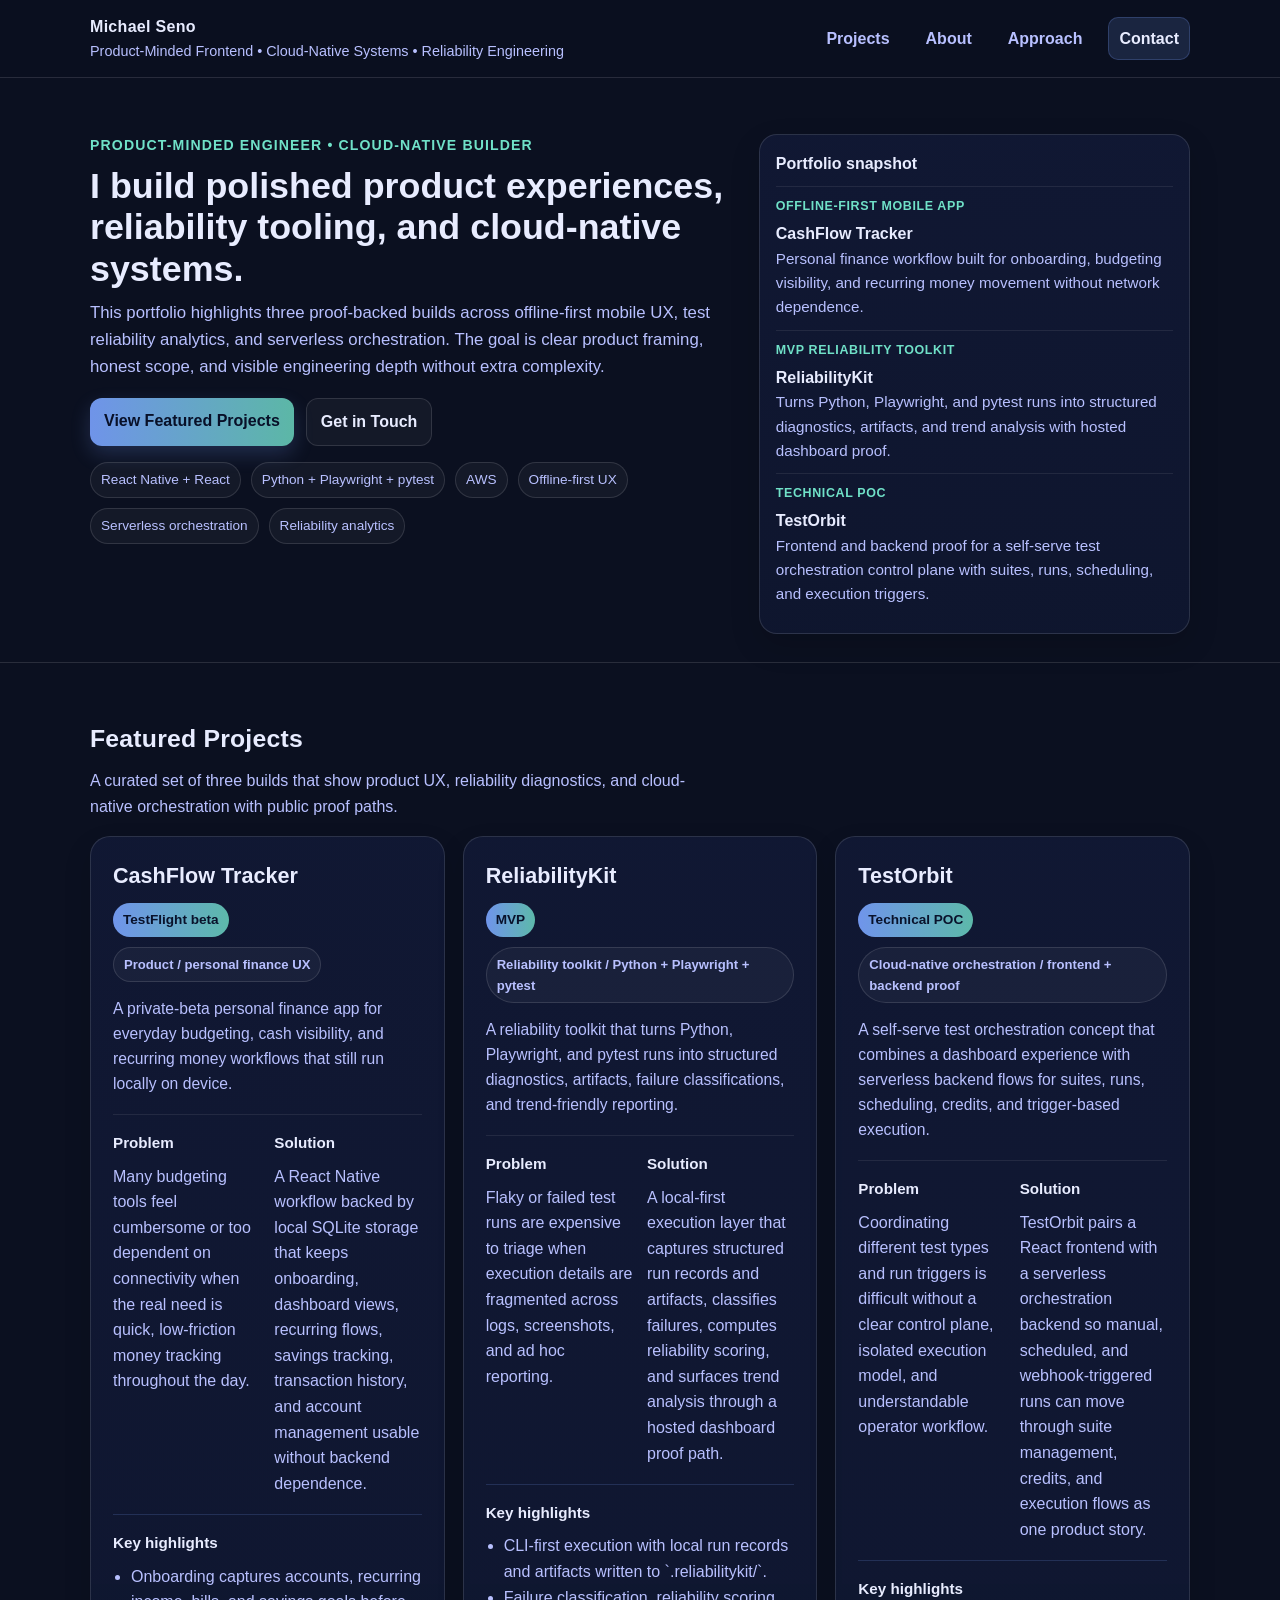
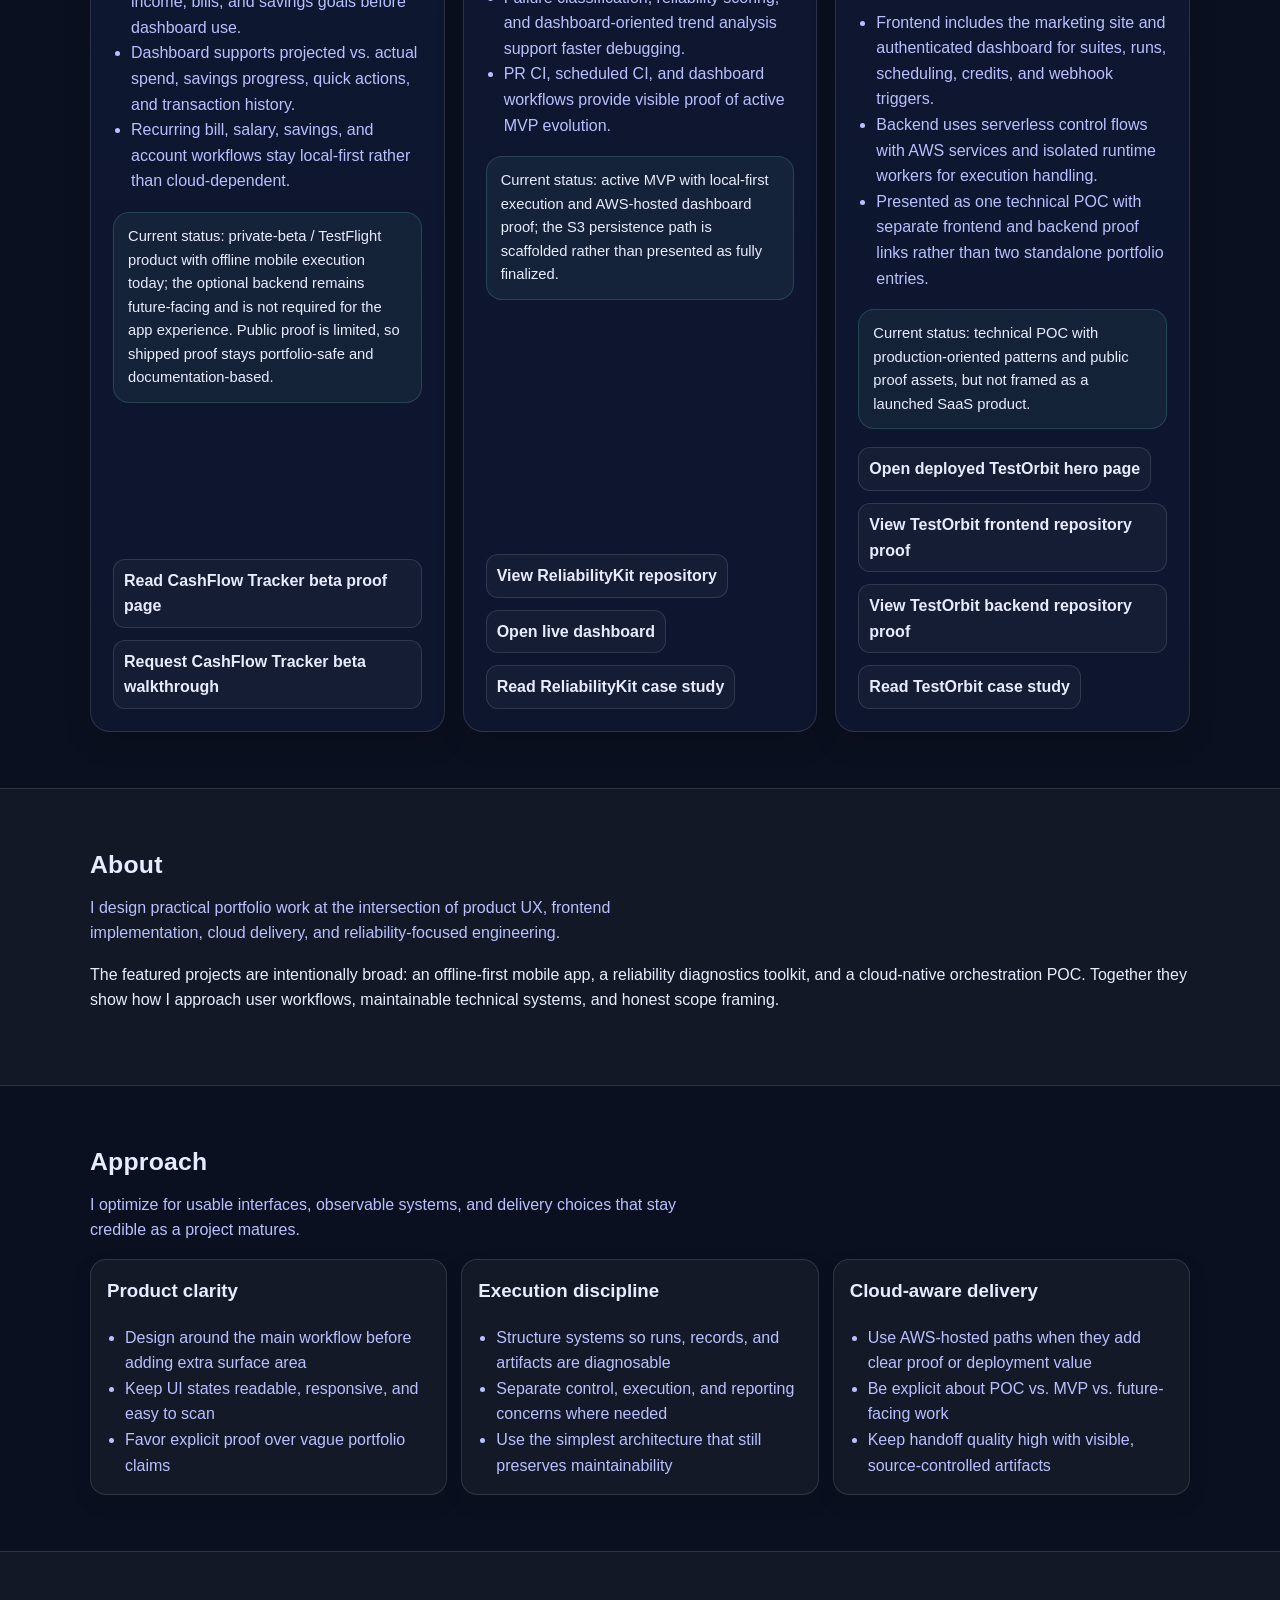
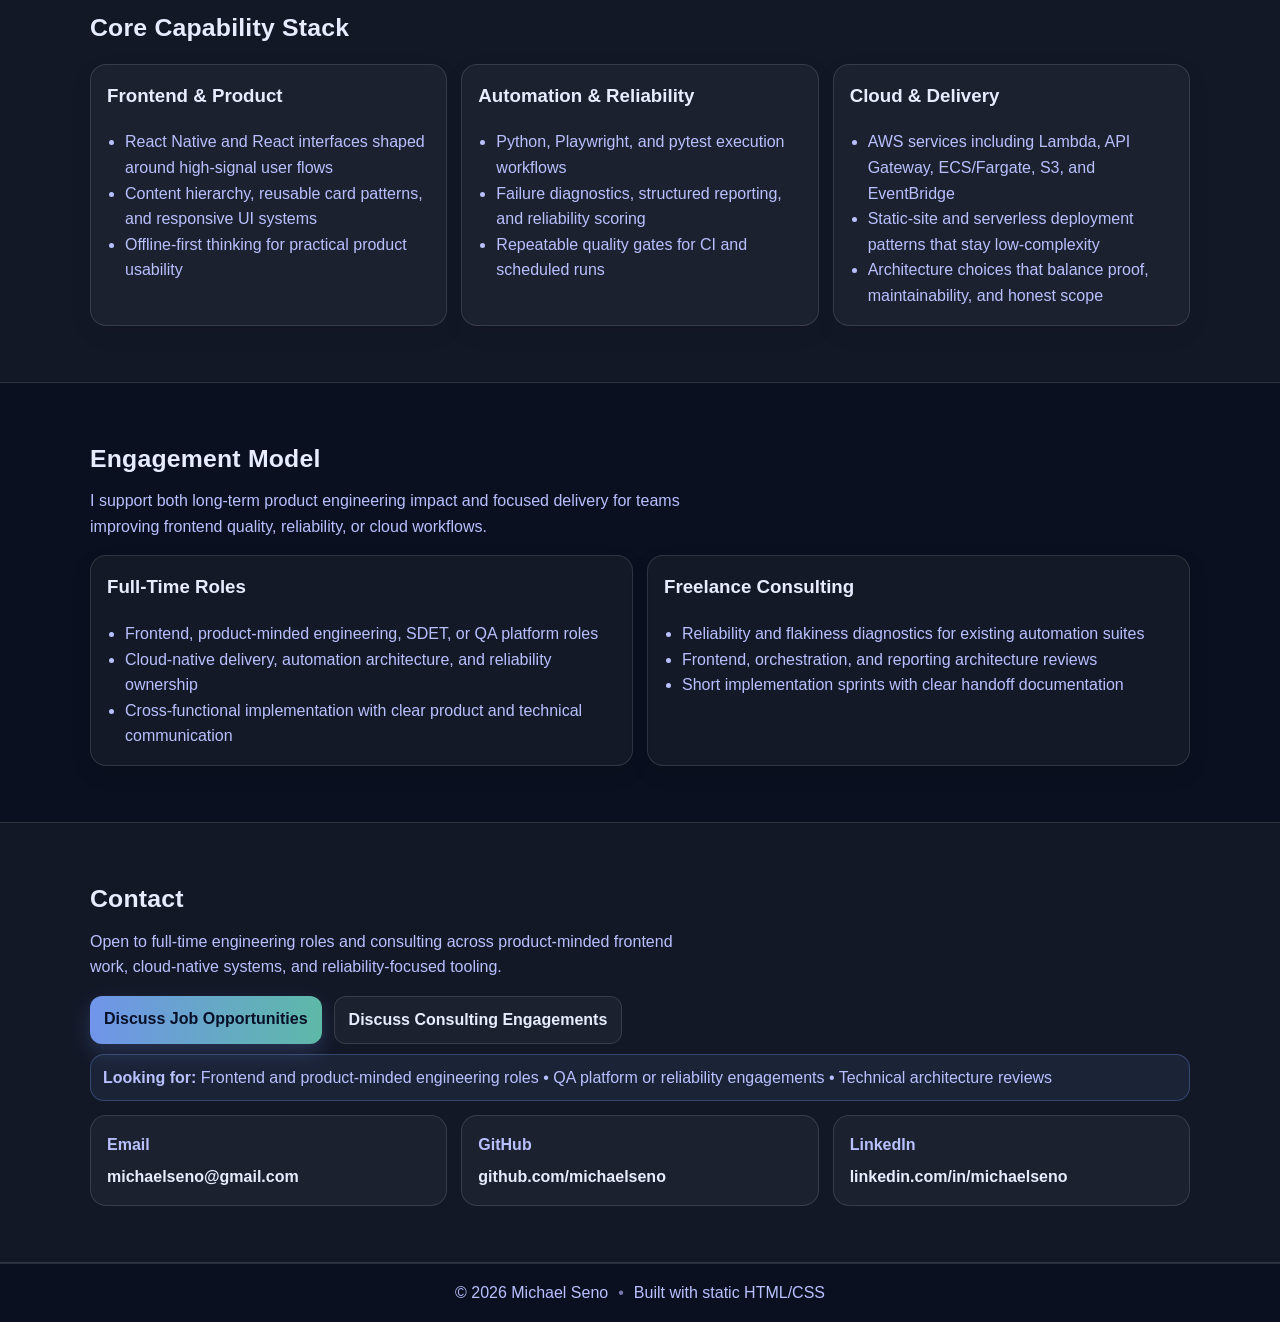
<file: index.html>
<!DOCTYPE html>
<html lang="en">
<head>
  <meta charset="UTF-8" />
  <meta name="viewport" content="width=device-width, initial-scale=1.0" />
  <meta name="description" content="Michael Seno — product-minded frontend and cloud engineer showcasing offline-first mobile, reliability tooling, and cloud-native orchestration projects." />
  <title>Michael Seno — Product, Frontend & Cloud Engineering Portfolio</title>
  <link rel="stylesheet" href="style.css" />
</head>
<body>
  <!-- Top bar -->
  <header class="topbar">
    <div class="container topbar__inner">
      <div class="brand">
        <div class="brand__name">Michael Seno</div>
        <div class="brand__tagline">Product-Minded Frontend • Cloud-Native Systems • Reliability Engineering</div>
      </div>

      <button class="nav-toggle" aria-label="Toggle navigation" aria-expanded="false">
        ☰
      </button>

      <nav class="nav">
        <a href="#projects">Projects</a>
        <a href="#about">About</a>
        <a href="#approach">Approach</a>
        <a href="#contact">Contact</a>
      </nav>
    </div>
  </header>

  <!-- Hero -->
  <section class="hero">
    <div class="container hero__inner">
      <div class="hero__copy">
          <div class="hero__eyebrow">Product-minded engineer • cloud-native builder</div>
          <h1>I build polished product experiences, reliability tooling, and cloud-native systems.</h1>
          <p>
            This portfolio highlights three proof-backed builds across offline-first mobile UX,
            test reliability analytics, and serverless orchestration. The goal is clear product
            framing, honest scope, and visible engineering depth without extra complexity.
          </p>

          <div class="hero__cta">
            <a class="btn btn--primary" href="#projects">View Featured Projects</a>
            <a class="btn btn--ghost" href="#contact">Get in Touch</a>
          </div>

          <div class="hero__badges">
            <span class="badge">React Native + React</span>
            <span class="badge">Python + Playwright + pytest</span>
            <span class="badge">AWS</span>
            <span class="badge">Offline-first UX</span>
            <span class="badge">Serverless orchestration</span>
            <span class="badge">Reliability analytics</span>
          </div>
        </div>

        <div class="hero__panel" aria-label="Featured project snapshot">
          <div class="panel">
            <div class="panel__title">Portfolio snapshot</div>
            <div class="panel__item">
              <div class="panel__itemMeta">Offline-first mobile app</div>
              <div class="panel__itemTitle">CashFlow Tracker</div>
              <div class="panel__itemDesc">Personal finance workflow built for onboarding, budgeting visibility, and recurring money movement without network dependence.</div>
            </div>
            <div class="panel__item">
              <div class="panel__itemMeta">MVP reliability toolkit</div>
              <div class="panel__itemTitle">ReliabilityKit</div>
              <div class="panel__itemDesc">Turns Python, Playwright, and pytest runs into structured diagnostics, artifacts, and trend analysis with hosted dashboard proof.</div>
            </div>
            <div class="panel__item">
              <div class="panel__itemMeta">Technical POC</div>
              <div class="panel__itemTitle">TestOrbit</div>
              <div class="panel__itemDesc">Frontend and backend proof for a self-serve test orchestration control plane with suites, runs, scheduling, and execution triggers.</div>
            </div>
          </div>
        </div>
    </div>
  </section>

  <!-- Projects -->
  <section id="projects" class="section section--projects">
    <div class="container">
      <div class="section__header">
        <h2>Featured Projects</h2>
        <p class="lead">A curated set of three builds that show product UX, reliability diagnostics, and cloud-native orchestration with public proof paths.</p>
      </div>

      <div class="projects">
        <!-- CashFlow Tracker -->
        <article class="project">
          <div class="project__header">
            <h3>CashFlow Tracker</h3>
            <div class="project__labels">
              <span class="pill">TestFlight beta</span>
              <span class="project__category">Product / personal finance UX</span>
            </div>
          </div>

          <p class="project__summary">A private-beta personal finance app for everyday budgeting, cash visibility, and recurring money workflows that still run locally on device.</p>

          <div class="project__cols">
            <div>
              <h4>Problem</h4>
              <p>Many budgeting tools feel cumbersome or too dependent on connectivity when the real need is quick, low-friction money tracking throughout the day.</p>
            </div>
            <div>
              <h4>Solution</h4>
              <p>A React Native workflow backed by local SQLite storage that keeps onboarding, dashboard views, recurring flows, savings tracking, transaction history, and account management usable without backend dependence.</p>
            </div>
          </div>

          <div class="project__highlights">
            <h4>Key highlights</h4>
            <ul>
              <li>Onboarding captures accounts, recurring income, bills, and savings goals before dashboard use.</li>
              <li>Dashboard supports projected vs. actual spend, savings progress, quick actions, and transaction history.</li>
              <li>Recurring bill, salary, savings, and account workflows stay local-first rather than cloud-dependent.</li>
            </ul>
          </div>

          <div class="project__statusNote">
            Current status: private-beta / TestFlight product with offline mobile execution today; the optional backend remains future-facing and is not required for the app experience. Public proof is limited, so shipped proof stays portfolio-safe and documentation-based.
          </div>

          <div class="project__links">
            <a class="link" href="case-studies/cashflow-tracker.html">Read CashFlow Tracker beta proof page</a>
            <a class="link" href="#contact">Request CashFlow Tracker beta walkthrough</a>
          </div>
        </article>

        <!-- ReliabilityKit -->
        <article class="project">
          <div class="project__header">
            <h3>ReliabilityKit</h3>
            <div class="project__labels">
              <span class="pill">MVP</span>
              <span class="project__category">Reliability toolkit / Python + Playwright + pytest</span>
            </div>
          </div>

          <p class="project__summary">A reliability toolkit that turns Python, Playwright, and pytest runs into structured diagnostics, artifacts, failure classifications, and trend-friendly reporting.</p>

          <div class="project__cols">
            <div>
              <h4>Problem</h4>
              <p>Flaky or failed test runs are expensive to triage when execution details are fragmented across logs, screenshots, and ad hoc reporting.</p>
            </div>
            <div>
              <h4>Solution</h4>
              <p>A local-first execution layer that captures structured run records and artifacts, classifies failures, computes reliability scoring, and surfaces trend analysis through a hosted dashboard proof path.</p>
            </div>
          </div>

          <div class="project__highlights">
            <h4>Key highlights</h4>
            <ul>
              <li>CLI-first execution with local run records and artifacts written to `.reliabilitykit/`.</li>
              <li>Failure classification, reliability scoring, and dashboard-oriented trend analysis support faster debugging.</li>
              <li>PR CI, scheduled CI, and dashboard workflows provide visible proof of active MVP evolution.</li>
            </ul>
          </div>

          <div class="project__statusNote">
            Current status: active MVP with local-first execution and AWS-hosted dashboard proof; the S3 persistence path is scaffolded rather than presented as fully finalized.
          </div>

          <div class="project__links">
            <a class="link" href="https://github.com/michaelseno/python-reliability-toolkit" target="_blank" rel="noreferrer noopener">View ReliabilityKit repository</a>
            <a class="link" href="https://rk-reliability.s3.amazonaws.com/dashboard.html" target="_blank" rel="noreferrer noopener">Open live dashboard</a>
            <a class="link" href="case-studies/reliabilitykit.html">Read ReliabilityKit case study</a>
          </div>
        </article>

        <!-- TestOrbit -->
        <article class="project">
          <div class="project__header">
            <h3>TestOrbit</h3>
            <div class="project__labels">
              <span class="pill">Technical POC</span>
              <span class="project__category">Cloud-native orchestration / frontend + backend proof</span>
            </div>
          </div>

          <p class="project__summary">A self-serve test orchestration concept that combines a dashboard experience with serverless backend flows for suites, runs, scheduling, credits, and trigger-based execution.</p>

          <div class="project__cols">
            <div>
              <h4>Problem</h4>
              <p>Coordinating different test types and run triggers is difficult without a clear control plane, isolated execution model, and understandable operator workflow.</p>
            </div>
            <div>
              <h4>Solution</h4>
              <p>TestOrbit pairs a React frontend with a serverless orchestration backend so manual, scheduled, and webhook-triggered runs can move through suite management, credits, and execution flows as one product story.</p>
            </div>
          </div>

          <div class="project__highlights">
            <h4>Key highlights</h4>
            <ul>
              <li>Frontend includes the marketing site and authenticated dashboard for suites, runs, scheduling, credits, and webhook triggers.</li>
              <li>Backend uses serverless control flows with AWS services and isolated runtime workers for execution handling.</li>
              <li>Presented as one technical POC with separate frontend and backend proof links rather than two standalone portfolio entries.</li>
            </ul>
          </div>

          <div class="project__statusNote">
            Current status: technical POC with production-oriented patterns and public proof assets, but not framed as a launched SaaS product.
          </div>

          <div class="project__links">
            <a class="link" href="https://d35l48aa0loqlr.cloudfront.net/" target="_blank" rel="noreferrer noopener">Open deployed TestOrbit hero page</a>
            <a class="link" href="case-studies/testorbit-frontend-repository-proof.html">View TestOrbit frontend repository proof</a>
            <a class="link" href="case-studies/testorbit-backend-repository-proof.html">View TestOrbit backend repository proof</a>
            <a class="link" href="case-studies/testorbit-technical-poc.html">Read TestOrbit case study</a>
          </div>
        </article>
      </div>
    </div>
  </section>

  <!-- About -->
  <section id="about" class="section section--alt">
    <div class="container">
      <h2>About</h2>
      <p class="lead">I design practical portfolio work at the intersection of product UX, frontend implementation, cloud delivery, and reliability-focused engineering.</p>
      <p>The featured projects are intentionally broad: an offline-first mobile app, a reliability diagnostics toolkit, and a cloud-native orchestration POC. Together they show how I approach user workflows, maintainable technical systems, and honest scope framing.</p>
    </div>
  </section>

  <!-- Engineering Approach -->
  <section id="approach" class="section">
    <div class="container">
      <h2>Approach</h2>
      <p class="lead">I optimize for usable interfaces, observable systems, and delivery choices that stay credible as a project matures.</p>
      <div class="grid">
        <div class="card">
          <h3>Product clarity</h3>
          <ul>
            <li>Design around the main workflow before adding extra surface area</li>
            <li>Keep UI states readable, responsive, and easy to scan</li>
            <li>Favor explicit proof over vague portfolio claims</li>
          </ul>
        </div>
        <div class="card">
          <h3>Execution discipline</h3>
          <ul>
            <li>Structure systems so runs, records, and artifacts are diagnosable</li>
            <li>Separate control, execution, and reporting concerns where needed</li>
            <li>Use the simplest architecture that still preserves maintainability</li>
          </ul>
        </div>
        <div class="card">
          <h3>Cloud-aware delivery</h3>
          <ul>
            <li>Use AWS-hosted paths when they add clear proof or deployment value</li>
            <li>Be explicit about POC vs. MVP vs. future-facing work</li>
            <li>Keep handoff quality high with visible, source-controlled artifacts</li>
          </ul>
        </div>
      </div>
    </div>
  </section>

  <!-- Skills -->
  <section id="skills" class="section section--alt">
    <div class="container">
      <h2>Core Capability Stack</h2>

      <div class="grid">
        <div class="card">
          <h3>Frontend & Product</h3>
          <ul>
            <li>React Native and React interfaces shaped around high-signal user flows</li>
            <li>Content hierarchy, reusable card patterns, and responsive UI systems</li>
            <li>Offline-first thinking for practical product usability</li>
          </ul>
        </div>

        <div class="card">
          <h3>Automation & Reliability</h3>
          <ul>
            <li>Python, Playwright, and pytest execution workflows</li>
            <li>Failure diagnostics, structured reporting, and reliability scoring</li>
            <li>Repeatable quality gates for CI and scheduled runs</li>
          </ul>
        </div>

        <div class="card">
          <h3>Cloud & Delivery</h3>
          <ul>
            <li>AWS services including Lambda, API Gateway, ECS/Fargate, S3, and EventBridge</li>
            <li>Static-site and serverless deployment patterns that stay low-complexity</li>
            <li>Architecture choices that balance proof, maintainability, and honest scope</li>
          </ul>
        </div>
      </div>
    </div>
  </section>

  <section class="section">
    <div class="container">
      <h2>Engagement Model</h2>
      <p class="lead">I support both long-term product engineering impact and focused delivery for teams improving frontend quality, reliability, or cloud workflows.</p>
      <div class="engagement-grid">
        <article class="card">
          <h3>Full-Time Roles</h3>
          <ul>
            <li>Frontend, product-minded engineering, SDET, or QA platform roles</li>
            <li>Cloud-native delivery, automation architecture, and reliability ownership</li>
            <li>Cross-functional implementation with clear product and technical communication</li>
          </ul>
        </article>
        <article class="card">
          <h3>Freelance Consulting</h3>
          <ul>
            <li>Reliability and flakiness diagnostics for existing automation suites</li>
            <li>Frontend, orchestration, and reporting architecture reviews</li>
            <li>Short implementation sprints with clear handoff documentation</li>
          </ul>
        </article>
      </div>
    </div>
  </section>

  <!-- Contact -->
  <section id="contact" class="section section--alt">
    <div class="container">
      <h2>Contact</h2>
      <p class="lead">Open to full-time engineering roles and consulting across product-minded frontend work, cloud-native systems, and reliability-focused tooling.</p>

      <div class="contact__ctaRow">
        <a class="btn btn--primary" href="mailto:michaelseno@gmail.com?subject=Role%20Opportunity%20-%20Quality%20Engineering">Discuss Job Opportunities</a>
        <a class="btn btn--ghost" href="mailto:michaelseno@gmail.com?subject=Consulting%20Inquiry%20-%20Reliability%20Engineering">Discuss Consulting Engagements</a>
      </div>

      <div class="contact__banner">
        <strong>Looking for:</strong> Frontend and product-minded engineering roles • QA platform or reliability engagements • Technical architecture reviews
      </div>

      <div class="contact">
        <div class="contact__card">
          <div class="contact__label">Email</div>
          <a class="contact__value" href="mailto:michaelseno@gmail.com">michaelseno@gmail.com</a>
        </div>

        <div class="contact__card">
          <div class="contact__label">GitHub</div>
          <a class="contact__value" href="https://github.com/michaelseno" target="_blank" rel="noreferrer">github.com/michaelseno</a>
        </div>

        <div class="contact__card">
          <div class="contact__label">LinkedIn</div>
          <a class="contact__value" href="https://linkedin.com/in/michaelseno" target="_blank" rel="noreferrer">linkedin.com/in/michaelseno</a>
        </div>
      </div>
    </div>
  </section>

  <footer class="footer">
    <div class="container footer__inner">
      <span>© <span id="year"></span> Michael Seno</span>
      <span class="footer__sep">•</span>
      <span>Built with static HTML/CSS</span>
    </div>
  </footer>

  <script src="script.js"></script>
</body>
</html>
</file>
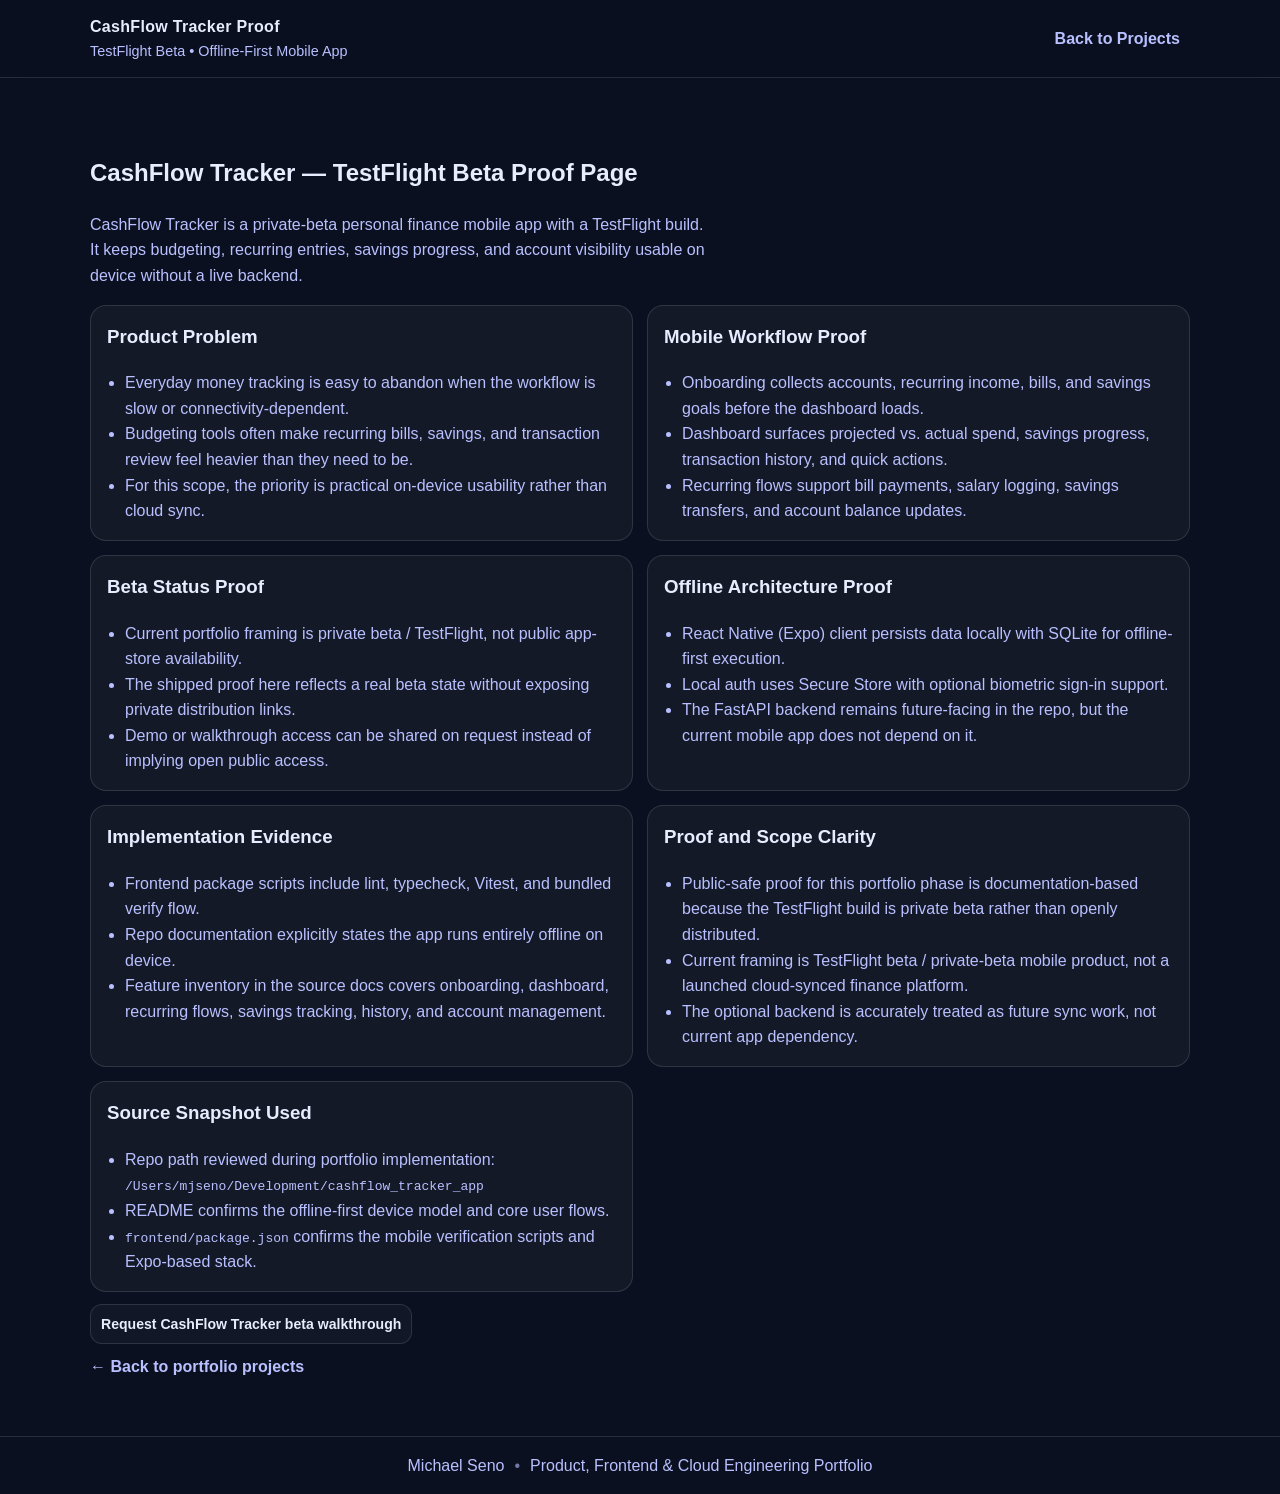
<file: case-studies/cashflow-tracker.html>
<!DOCTYPE html>
<html lang="en">
<head>
  <meta charset="UTF-8" />
  <meta name="viewport" content="width=device-width, initial-scale=1.0" />
  <meta name="description" content="CashFlow Tracker proof page: TestFlight beta framing, offline-first mobile budgeting workflow, and on-device architecture summary." />
  <title>CashFlow Tracker Proof Page — TestFlight Beta</title>
  <link rel="stylesheet" href="../style.css" />
</head>
<body>
  <header class="topbar">
    <div class="container topbar__inner">
      <div class="brand">
        <div class="brand__name">CashFlow Tracker Proof</div>
        <div class="brand__tagline">TestFlight Beta • Offline-First Mobile App</div>
      </div>
      <nav class="nav nav--open" style="position:static;display:flex;background:transparent;border:0;padding:0;width:auto;">
        <a href="../index.html#projects">Back to Projects</a>
      </nav>
    </div>
  </header>

  <section class="section">
    <div class="container">
      <h1>CashFlow Tracker — TestFlight Beta Proof Page</h1>
      <p class="lead">
        CashFlow Tracker is a private-beta personal finance mobile app with a TestFlight build.
        It keeps budgeting, recurring entries, savings progress, and account visibility usable on device without a live backend.
      </p>

      <div class="case-grid">
        <article class="case-section">
          <h3>Product Problem</h3>
          <ul class="case-list">
            <li>Everyday money tracking is easy to abandon when the workflow is slow or connectivity-dependent.</li>
            <li>Budgeting tools often make recurring bills, savings, and transaction review feel heavier than they need to be.</li>
            <li>For this scope, the priority is practical on-device usability rather than cloud sync.</li>
          </ul>
        </article>

        <article class="case-section">
          <h3>Mobile Workflow Proof</h3>
          <ul class="case-list">
            <li>Onboarding collects accounts, recurring income, bills, and savings goals before the dashboard loads.</li>
            <li>Dashboard surfaces projected vs. actual spend, savings progress, transaction history, and quick actions.</li>
            <li>Recurring flows support bill payments, salary logging, savings transfers, and account balance updates.</li>
          </ul>
        </article>

        <article class="case-section">
          <h3>Beta Status Proof</h3>
          <ul class="case-list">
            <li>Current portfolio framing is private beta / TestFlight, not public app-store availability.</li>
            <li>The shipped proof here reflects a real beta state without exposing private distribution links.</li>
            <li>Demo or walkthrough access can be shared on request instead of implying open public access.</li>
          </ul>
        </article>

        <article class="case-section">
          <h3>Offline Architecture Proof</h3>
          <ul class="case-list">
            <li>React Native (Expo) client persists data locally with SQLite for offline-first execution.</li>
            <li>Local auth uses Secure Store with optional biometric sign-in support.</li>
            <li>The FastAPI backend remains future-facing in the repo, but the current mobile app does not depend on it.</li>
          </ul>
        </article>

        <article class="case-section">
          <h3>Implementation Evidence</h3>
          <ul class="case-list">
            <li>Frontend package scripts include lint, typecheck, Vitest, and bundled verify flow.</li>
            <li>Repo documentation explicitly states the app runs entirely offline on device.</li>
            <li>Feature inventory in the source docs covers onboarding, dashboard, recurring flows, savings tracking, history, and account management.</li>
          </ul>
        </article>

        <article class="case-section">
          <h3>Proof and Scope Clarity</h3>
          <ul class="case-list">
            <li>Public-safe proof for this portfolio phase is documentation-based because the TestFlight build is private beta rather than openly distributed.</li>
            <li>Current framing is TestFlight beta / private-beta mobile product, not a launched cloud-synced finance platform.</li>
            <li>The optional backend is accurately treated as future sync work, not current app dependency.</li>
          </ul>
        </article>

        <article class="case-section">
          <h3>Source Snapshot Used</h3>
          <ul class="case-list">
            <li>Repo path reviewed during portfolio implementation: <code>/Users/mjseno/Development/cashflow_tracker_app</code></li>
            <li>README confirms the offline-first device model and core user flows.</li>
            <li><code>frontend/package.json</code> confirms the mobile verification scripts and Expo-based stack.</li>
          </ul>
        </article>
      </div>

      <div class="evidence-row">
        <a class="link" href="../index.html#contact">Request CashFlow Tracker beta walkthrough</a>
      </div>

      <a class="back-link" href="../index.html#projects">← Back to portfolio projects</a>
    </div>
  </section>

  <footer class="footer">
    <div class="container footer__inner">
      <span>Michael Seno</span>
      <span class="footer__sep">•</span>
      <span>Product, Frontend & Cloud Engineering Portfolio</span>
    </div>
  </footer>
</body>
</html>
</file>
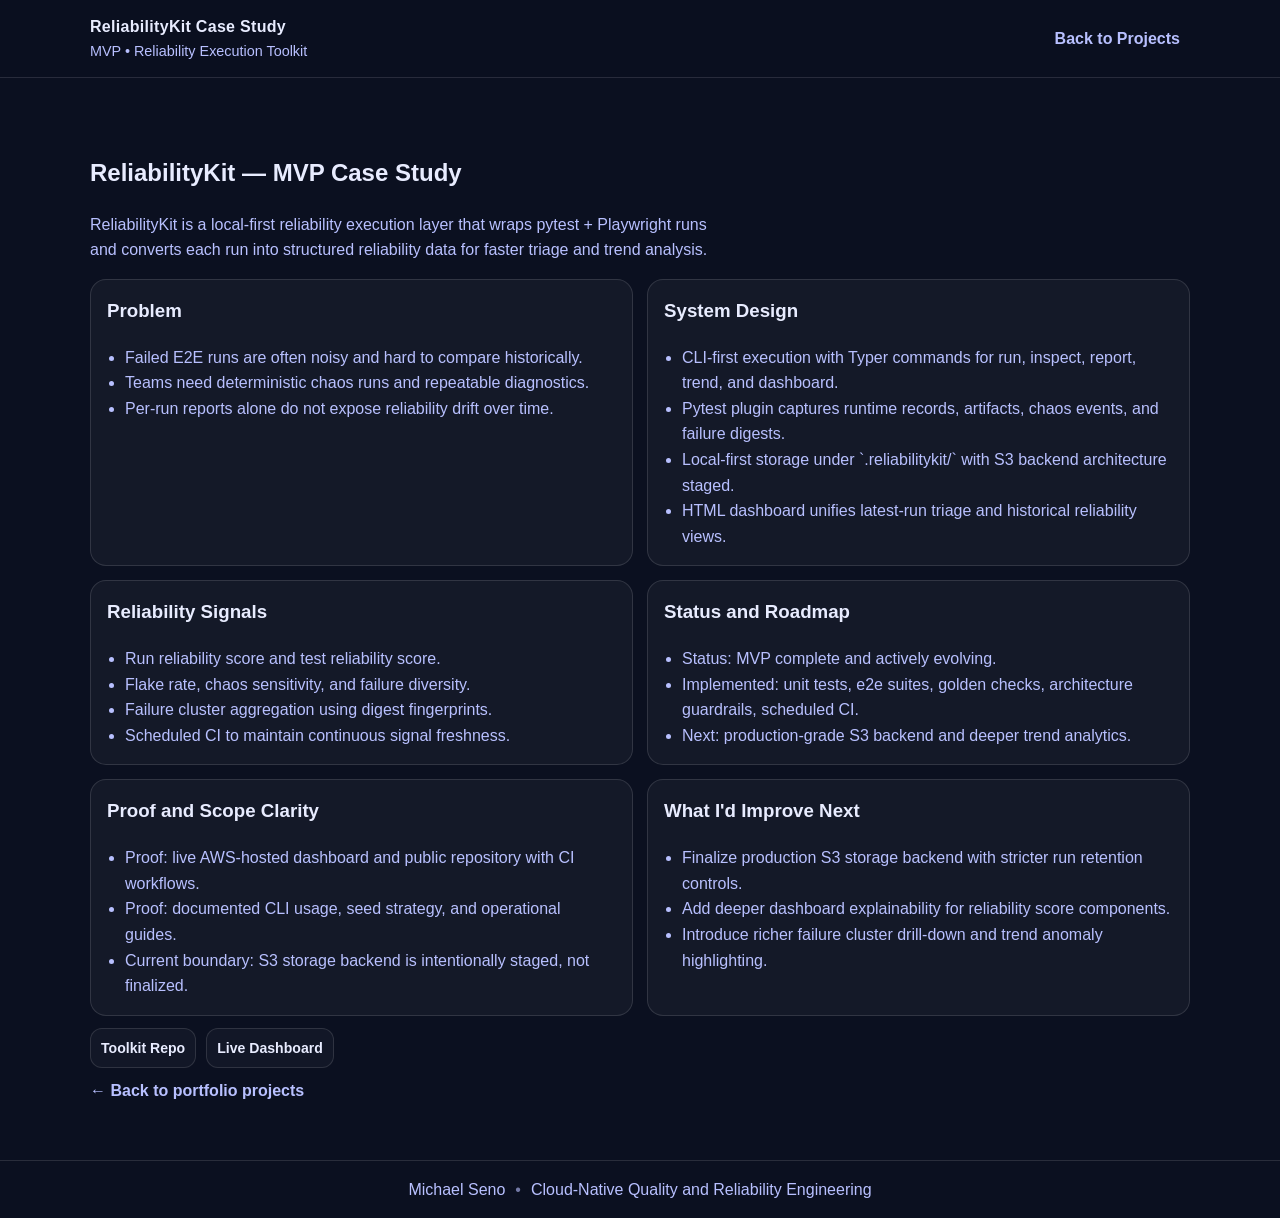
<file: case-studies/reliabilitykit.html>
<!DOCTYPE html>
<html lang="en">
<head>
  <meta charset="UTF-8" />
  <meta name="viewport" content="width=device-width, initial-scale=1.0" />
  <meta name="description" content="ReliabilityKit case study: local-first reliability execution layer for pytest and Playwright." />
  <title>ReliabilityKit Case Study — MVP</title>
  <link rel="stylesheet" href="../style.css" />
</head>
<body>
  <header class="topbar">
    <div class="container topbar__inner">
      <div class="brand">
        <div class="brand__name">ReliabilityKit Case Study</div>
        <div class="brand__tagline">MVP • Reliability Execution Toolkit</div>
      </div>
      <nav class="nav nav--open" style="position:static;display:flex;background:transparent;border:0;padding:0;width:auto;">
        <a href="../index.html#projects">Back to Projects</a>
      </nav>
    </div>
  </header>

  <section class="section">
    <div class="container">
      <h1>ReliabilityKit — MVP Case Study</h1>
      <p class="lead">
        ReliabilityKit is a local-first reliability execution layer that wraps pytest + Playwright runs
        and converts each run into structured reliability data for faster triage and trend analysis.
      </p>

      <div class="case-grid">
        <article class="case-section">
          <h3>Problem</h3>
          <ul class="case-list">
            <li>Failed E2E runs are often noisy and hard to compare historically.</li>
            <li>Teams need deterministic chaos runs and repeatable diagnostics.</li>
            <li>Per-run reports alone do not expose reliability drift over time.</li>
          </ul>
        </article>

        <article class="case-section">
          <h3>System Design</h3>
          <ul class="case-list">
            <li>CLI-first execution with Typer commands for run, inspect, report, trend, and dashboard.</li>
            <li>Pytest plugin captures runtime records, artifacts, chaos events, and failure digests.</li>
            <li>Local-first storage under `.reliabilitykit/` with S3 backend architecture staged.</li>
            <li>HTML dashboard unifies latest-run triage and historical reliability views.</li>
          </ul>
        </article>

        <article class="case-section">
          <h3>Reliability Signals</h3>
          <ul class="case-list">
            <li>Run reliability score and test reliability score.</li>
            <li>Flake rate, chaos sensitivity, and failure diversity.</li>
            <li>Failure cluster aggregation using digest fingerprints.</li>
            <li>Scheduled CI to maintain continuous signal freshness.</li>
          </ul>
        </article>

        <article class="case-section">
          <h3>Status and Roadmap</h3>
          <ul class="case-list">
            <li>Status: MVP complete and actively evolving.</li>
            <li>Implemented: unit tests, e2e suites, golden checks, architecture guardrails, scheduled CI.</li>
            <li>Next: production-grade S3 backend and deeper trend analytics.</li>
          </ul>
        </article>

        <article class="case-section">
          <h3>Proof and Scope Clarity</h3>
          <ul class="case-list">
            <li>Proof: live AWS-hosted dashboard and public repository with CI workflows.</li>
            <li>Proof: documented CLI usage, seed strategy, and operational guides.</li>
            <li>Current boundary: S3 storage backend is intentionally staged, not finalized.</li>
          </ul>
        </article>

        <article class="case-section">
          <h3>What I'd Improve Next</h3>
          <ul class="case-list">
            <li>Finalize production S3 storage backend with stricter run retention controls.</li>
            <li>Add deeper dashboard explainability for reliability score components.</li>
            <li>Introduce richer failure cluster drill-down and trend anomaly highlighting.</li>
          </ul>
        </article>
      </div>

      <div class="evidence-row">
        <a class="link" href="https://github.com/michaelseno/python-reliability-toolkit" target="_blank" rel="noreferrer">Toolkit Repo</a>
        <a class="link" href="https://rk-reliability.s3.amazonaws.com/dashboard.html" target="_blank" rel="noreferrer">Live Dashboard</a>
      </div>

      <a class="back-link" href="../index.html#projects">← Back to portfolio projects</a>
    </div>
  </section>

  <footer class="footer">
    <div class="container footer__inner">
      <span>Michael Seno</span>
      <span class="footer__sep">•</span>
      <span>Cloud-Native Quality and Reliability Engineering</span>
    </div>
  </footer>
</body>
</html>
</file>
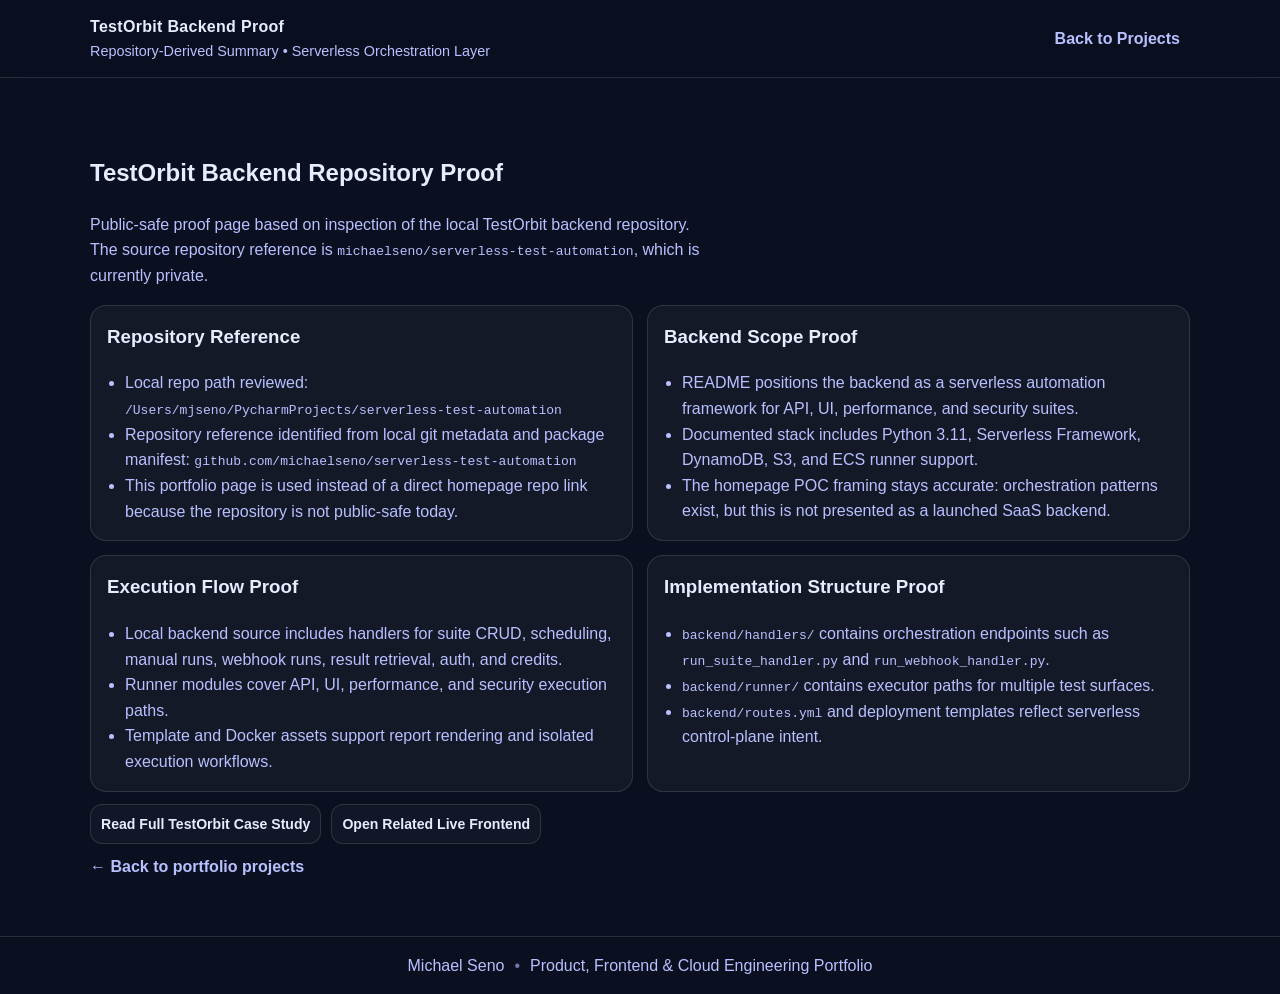
<file: case-studies/testorbit-backend-repository-proof.html>
<!DOCTYPE html>
<html lang="en">
<head>
  <meta charset="UTF-8" />
  <meta name="viewport" content="width=device-width, initial-scale=1.0" />
  <meta name="description" content="TestOrbit backend repository proof page summarizing the local serverless orchestration codebase and public-safe evidence." />
  <title>TestOrbit Backend Repository Proof</title>
  <link rel="stylesheet" href="../style.css" />
</head>
<body>
  <header class="topbar">
    <div class="container topbar__inner">
      <div class="brand">
        <div class="brand__name">TestOrbit Backend Proof</div>
        <div class="brand__tagline">Repository-Derived Summary • Serverless Orchestration Layer</div>
      </div>
      <nav class="nav nav--open" style="position:static;display:flex;background:transparent;border:0;padding:0;width:auto;">
        <a href="../index.html#projects">Back to Projects</a>
      </nav>
    </div>
  </header>

  <section class="section">
    <div class="container">
      <h1>TestOrbit Backend Repository Proof</h1>
      <p class="lead">
        Public-safe proof page based on inspection of the local TestOrbit backend repository.
        The source repository reference is <code>michaelseno/serverless-test-automation</code>, which is currently private.
      </p>

      <div class="case-grid">
        <article class="case-section">
          <h3>Repository Reference</h3>
          <ul class="case-list">
            <li>Local repo path reviewed: <code>/Users/mjseno/PycharmProjects/serverless-test-automation</code></li>
            <li>Repository reference identified from local git metadata and package manifest: <code>github.com/michaelseno/serverless-test-automation</code></li>
            <li>This portfolio page is used instead of a direct homepage repo link because the repository is not public-safe today.</li>
          </ul>
        </article>

        <article class="case-section">
          <h3>Backend Scope Proof</h3>
          <ul class="case-list">
            <li>README positions the backend as a serverless automation framework for API, UI, performance, and security suites.</li>
            <li>Documented stack includes Python 3.11, Serverless Framework, DynamoDB, S3, and ECS runner support.</li>
            <li>The homepage POC framing stays accurate: orchestration patterns exist, but this is not presented as a launched SaaS backend.</li>
          </ul>
        </article>

        <article class="case-section">
          <h3>Execution Flow Proof</h3>
          <ul class="case-list">
            <li>Local backend source includes handlers for suite CRUD, scheduling, manual runs, webhook runs, result retrieval, auth, and credits.</li>
            <li>Runner modules cover API, UI, performance, and security execution paths.</li>
            <li>Template and Docker assets support report rendering and isolated execution workflows.</li>
          </ul>
        </article>

        <article class="case-section">
          <h3>Implementation Structure Proof</h3>
          <ul class="case-list">
            <li><code>backend/handlers/</code> contains orchestration endpoints such as <code>run_suite_handler.py</code> and <code>run_webhook_handler.py</code>.</li>
            <li><code>backend/runner/</code> contains executor paths for multiple test surfaces.</li>
            <li><code>backend/routes.yml</code> and deployment templates reflect serverless control-plane intent.</li>
          </ul>
        </article>
      </div>

      <div class="evidence-row">
        <a class="link" href="testorbit-technical-poc.html">Read Full TestOrbit Case Study</a>
        <a class="link" href="https://d35l48aa0loqlr.cloudfront.net/" target="_blank" rel="noreferrer noopener">Open Related Live Frontend</a>
      </div>

      <a class="back-link" href="../index.html#projects">← Back to portfolio projects</a>
    </div>
  </section>

  <footer class="footer">
    <div class="container footer__inner">
      <span>Michael Seno</span>
      <span class="footer__sep">•</span>
      <span>Product, Frontend & Cloud Engineering Portfolio</span>
    </div>
  </footer>
</body>
</html>
</file>
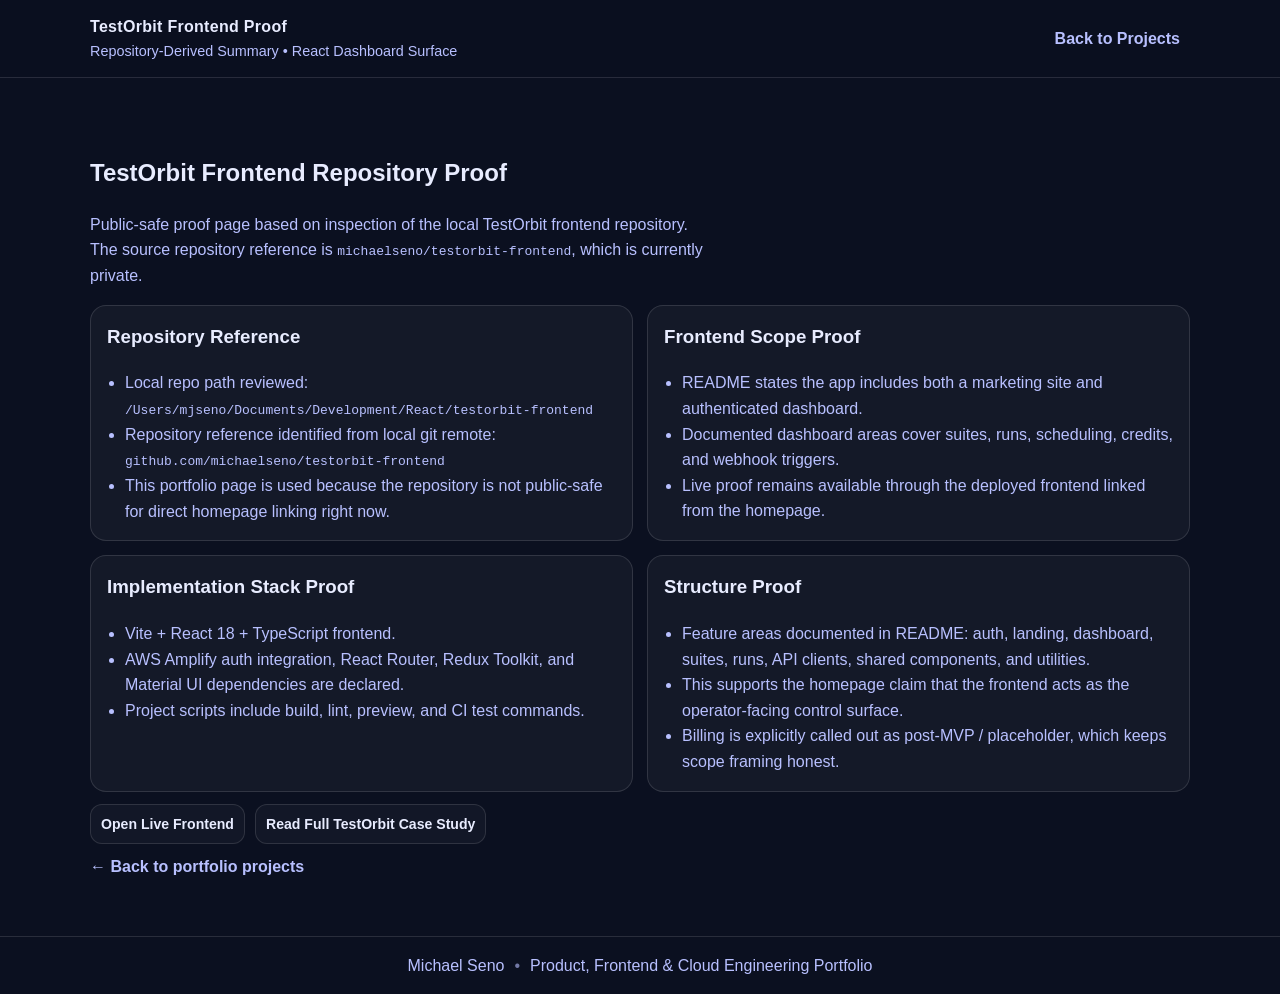
<file: case-studies/testorbit-frontend-repository-proof.html>
<!DOCTYPE html>
<html lang="en">
<head>
  <meta charset="UTF-8" />
  <meta name="viewport" content="width=device-width, initial-scale=1.0" />
  <meta name="description" content="TestOrbit frontend repository proof page summarizing the local frontend codebase and public-safe evidence." />
  <title>TestOrbit Frontend Repository Proof</title>
  <link rel="stylesheet" href="../style.css" />
</head>
<body>
  <header class="topbar">
    <div class="container topbar__inner">
      <div class="brand">
        <div class="brand__name">TestOrbit Frontend Proof</div>
        <div class="brand__tagline">Repository-Derived Summary • React Dashboard Surface</div>
      </div>
      <nav class="nav nav--open" style="position:static;display:flex;background:transparent;border:0;padding:0;width:auto;">
        <a href="../index.html#projects">Back to Projects</a>
      </nav>
    </div>
  </header>

  <section class="section">
    <div class="container">
      <h1>TestOrbit Frontend Repository Proof</h1>
      <p class="lead">
        Public-safe proof page based on inspection of the local TestOrbit frontend repository.
        The source repository reference is <code>michaelseno/testorbit-frontend</code>, which is currently private.
      </p>

      <div class="case-grid">
        <article class="case-section">
          <h3>Repository Reference</h3>
          <ul class="case-list">
            <li>Local repo path reviewed: <code>/Users/mjseno/Documents/Development/React/testorbit-frontend</code></li>
            <li>Repository reference identified from local git remote: <code>github.com/michaelseno/testorbit-frontend</code></li>
            <li>This portfolio page is used because the repository is not public-safe for direct homepage linking right now.</li>
          </ul>
        </article>

        <article class="case-section">
          <h3>Frontend Scope Proof</h3>
          <ul class="case-list">
            <li>README states the app includes both a marketing site and authenticated dashboard.</li>
            <li>Documented dashboard areas cover suites, runs, scheduling, credits, and webhook triggers.</li>
            <li>Live proof remains available through the deployed frontend linked from the homepage.</li>
          </ul>
        </article>

        <article class="case-section">
          <h3>Implementation Stack Proof</h3>
          <ul class="case-list">
            <li>Vite + React 18 + TypeScript frontend.</li>
            <li>AWS Amplify auth integration, React Router, Redux Toolkit, and Material UI dependencies are declared.</li>
            <li>Project scripts include build, lint, preview, and CI test commands.</li>
          </ul>
        </article>

        <article class="case-section">
          <h3>Structure Proof</h3>
          <ul class="case-list">
            <li>Feature areas documented in README: auth, landing, dashboard, suites, runs, API clients, shared components, and utilities.</li>
            <li>This supports the homepage claim that the frontend acts as the operator-facing control surface.</li>
            <li>Billing is explicitly called out as post-MVP / placeholder, which keeps scope framing honest.</li>
          </ul>
        </article>
      </div>

      <div class="evidence-row">
        <a class="link" href="https://d35l48aa0loqlr.cloudfront.net/" target="_blank" rel="noreferrer noopener">Open Live Frontend</a>
        <a class="link" href="testorbit-technical-poc.html">Read Full TestOrbit Case Study</a>
      </div>

      <a class="back-link" href="../index.html#projects">← Back to portfolio projects</a>
    </div>
  </section>

  <footer class="footer">
    <div class="container footer__inner">
      <span>Michael Seno</span>
      <span class="footer__sep">•</span>
      <span>Product, Frontend & Cloud Engineering Portfolio</span>
    </div>
  </footer>
</body>
</html>
</file>
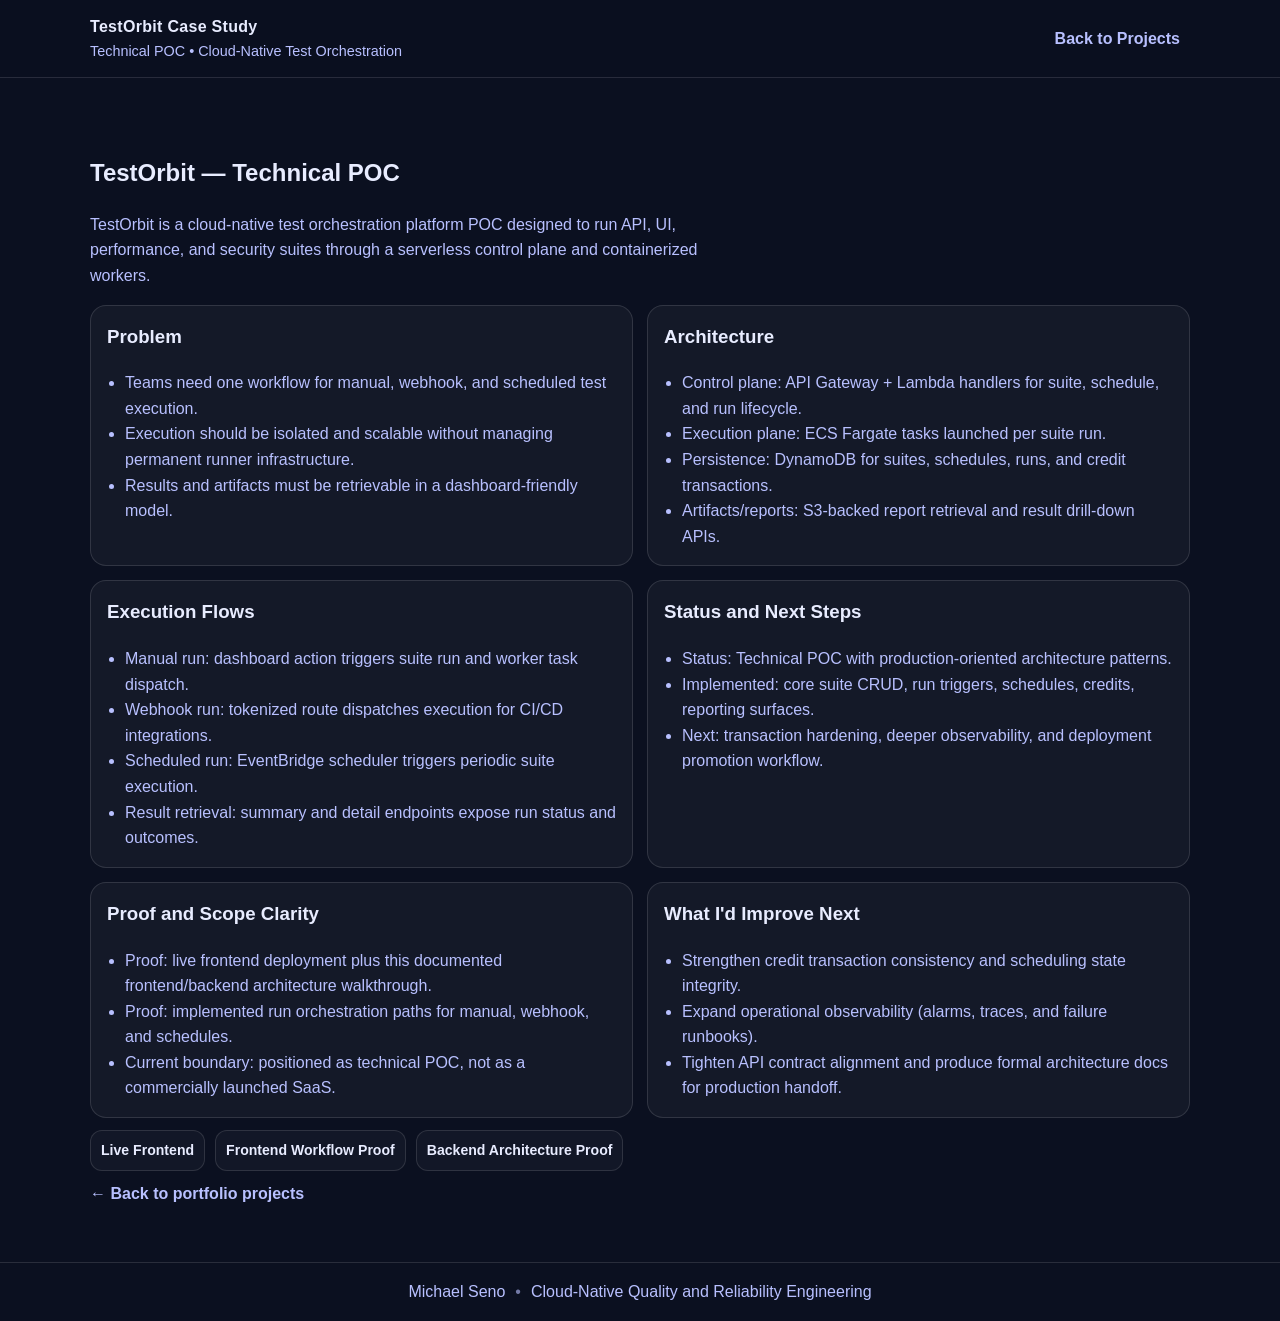
<file: case-studies/testorbit-technical-poc.html>
<!DOCTYPE html>
<html lang="en">
<head>
  <meta charset="UTF-8" />
  <meta name="viewport" content="width=device-width, initial-scale=1.0" />
  <meta name="description" content="TestOrbit technical case study: cloud-native orchestration architecture for automated testing." />
  <title>TestOrbit Case Study — Technical POC</title>
  <link rel="stylesheet" href="../style.css" />
</head>
<body>
  <header class="topbar">
    <div class="container topbar__inner">
      <div class="brand">
        <div class="brand__name">TestOrbit Case Study</div>
        <div class="brand__tagline">Technical POC • Cloud-Native Test Orchestration</div>
      </div>
      <nav class="nav nav--open" style="position:static;display:flex;background:transparent;border:0;padding:0;width:auto;">
        <a href="../index.html#projects">Back to Projects</a>
      </nav>
    </div>
  </header>

  <section class="section">
    <div class="container">
      <h1>TestOrbit — Technical POC</h1>
      <p class="lead">
        TestOrbit is a cloud-native test orchestration platform POC designed to run API, UI,
        performance, and security suites through a serverless control plane and containerized workers.
      </p>

      <div class="case-grid">
        <article class="case-section">
          <h3>Problem</h3>
          <ul class="case-list">
            <li>Teams need one workflow for manual, webhook, and scheduled test execution.</li>
            <li>Execution should be isolated and scalable without managing permanent runner infrastructure.</li>
            <li>Results and artifacts must be retrievable in a dashboard-friendly model.</li>
          </ul>
        </article>

        <article id="backend-proof" class="case-section">
          <h3>Architecture</h3>
          <ul class="case-list">
            <li>Control plane: API Gateway + Lambda handlers for suite, schedule, and run lifecycle.</li>
            <li>Execution plane: ECS Fargate tasks launched per suite run.</li>
            <li>Persistence: DynamoDB for suites, schedules, runs, and credit transactions.</li>
            <li>Artifacts/reports: S3-backed report retrieval and result drill-down APIs.</li>
          </ul>
        </article>

        <article id="frontend-proof" class="case-section">
          <h3>Execution Flows</h3>
          <ul class="case-list">
            <li>Manual run: dashboard action triggers suite run and worker task dispatch.</li>
            <li>Webhook run: tokenized route dispatches execution for CI/CD integrations.</li>
            <li>Scheduled run: EventBridge scheduler triggers periodic suite execution.</li>
            <li>Result retrieval: summary and detail endpoints expose run status and outcomes.</li>
          </ul>
        </article>

        <article class="case-section">
          <h3>Status and Next Steps</h3>
          <ul class="case-list">
            <li>Status: Technical POC with production-oriented architecture patterns.</li>
            <li>Implemented: core suite CRUD, run triggers, schedules, credits, reporting surfaces.</li>
            <li>Next: transaction hardening, deeper observability, and deployment promotion workflow.</li>
          </ul>
        </article>

        <article class="case-section">
          <h3>Proof and Scope Clarity</h3>
          <ul class="case-list">
            <li>Proof: live frontend deployment plus this documented frontend/backend architecture walkthrough.</li>
            <li>Proof: implemented run orchestration paths for manual, webhook, and schedules.</li>
            <li>Current boundary: positioned as technical POC, not as a commercially launched SaaS.</li>
          </ul>
        </article>

        <article class="case-section">
          <h3>What I'd Improve Next</h3>
          <ul class="case-list">
            <li>Strengthen credit transaction consistency and scheduling state integrity.</li>
            <li>Expand operational observability (alarms, traces, and failure runbooks).</li>
            <li>Tighten API contract alignment and produce formal architecture docs for production handoff.</li>
          </ul>
        </article>
      </div>

      <div class="evidence-row">
        <a class="link" href="https://d35l48aa0loqlr.cloudfront.net/" target="_blank" rel="noreferrer noopener">Live Frontend</a>
        <a class="link" href="#frontend-proof">Frontend Workflow Proof</a>
        <a class="link" href="#backend-proof">Backend Architecture Proof</a>
      </div>

      <a class="back-link" href="../index.html#projects">← Back to portfolio projects</a>
    </div>
  </section>

  <footer class="footer">
    <div class="container footer__inner">
      <span>Michael Seno</span>
      <span class="footer__sep">•</span>
      <span>Cloud-Native Quality and Reliability Engineering</span>
    </div>
  </footer>
</body>
</html>
</file>
<file: style.css>
:root {
  --bg: #0b1020;
  --surface: #111935;
  --surface-2: #0f1730;
  --text: #e8ecff;
  --muted: #b8c0ff;
  --line: rgba(255,255,255,0.12);
  --accent: #7aa2ff;
  --accent-2: #70e1c8;
  --ok: #8ee3c4;
}

* { box-sizing: border-box; }

html, body {
  margin: 0;
  padding: 0;
  background: var(--bg);
  color: var(--text);
  font-family: -apple-system, BlinkMacSystemFont, "Segoe UI", Roboto, Arial, sans-serif;
  line-height: 1.6;
}

html {
  scroll-behavior: smooth;
}

a { color: inherit; }

.container {
  width: min(1100px, calc(100% - 40px));
  margin: 0 auto;
}

.section h2 {
  letter-spacing: 0.2px;
}

.topbar {
  position: sticky;
  top: 0;
  z-index: 10;
  background: rgba(11, 16, 32, 0.85);
  backdrop-filter: blur(10px);
  border-bottom: 1px solid var(--line);
}

.topbar__inner {
  display: flex;
  align-items: center;
  justify-content: space-between;
  gap: 16px;
  padding: 14px 0;
}

.brand__name {
  font-weight: 800;
  letter-spacing: 0.3px;
}

.brand__tagline {
  font-size: 0.9rem;
  color: var(--muted);
}

.nav {
  display: flex;
  gap: 16px;
  align-items: center;
}

.nav a {
  text-decoration: none;
  color: var(--muted);
  font-weight: 600;
  padding: 8px 10px;
  border-radius: 10px;
}

.nav a:hover {
  background: rgba(255,255,255,0.06);
  color: var(--text);
}

.nav a.is-active {
  background: rgba(122,162,255,0.15);
  color: var(--text);
  border: 1px solid rgba(122,162,255,0.22);
}

.nav a:focus-visible,
.btn:focus-visible,
.link:focus-visible,
.contact__value:focus-visible,
.nav-toggle:focus-visible {
  outline: 2px solid var(--accent-2);
  outline-offset: 2px;
}

.nav-toggle {
  display: none;
  border: 1px solid var(--line);
  background: rgba(255,255,255,0.04);
  color: var(--text);
  padding: 8px 12px;
  border-radius: 10px;
  cursor: pointer;
}

.hero {
  padding: 56px 0 28px;
  border-bottom: 1px solid var(--line);
}

.hero__inner {
  display: grid;
  grid-template-columns: 1.2fr 0.8fr;
  gap: 22px;
  align-items: start;
}

.hero h1 {
  margin: 0 0 10px;
  font-size: clamp(1.9rem, 2.8vw, 3rem);
  line-height: 1.15;
}

.hero__eyebrow {
  margin-bottom: 10px;
  color: var(--accent-2);
  font-size: 0.88rem;
  font-weight: 800;
  letter-spacing: 0.08em;
  text-transform: uppercase;
}

.hero p {
  margin: 0 0 18px;
  color: var(--muted);
  font-size: 1.05rem;
  max-width: 70ch;
}

.hero__cta {
  display: flex;
  gap: 12px;
  flex-wrap: wrap;
  margin-bottom: 16px;
}

.btn {
  display: inline-block;
  text-decoration: none;
  font-weight: 700;
  padding: 10px 14px;
  border-radius: 12px;
  border: 1px solid var(--line);
  transition: transform 0.15s ease, box-shadow 0.15s ease, background 0.15s ease;
}

.btn:hover {
  transform: translateY(-1px);
}

.btn--primary {
  background: linear-gradient(90deg, rgba(122,162,255,0.9), rgba(112,225,200,0.8));
  color: #081028;
  border: 0;
  box-shadow: 0 8px 20px rgba(122,162,255,0.2);
}

.btn--ghost {
  background: rgba(255,255,255,0.04);
  color: var(--text);
}

.hero__badges {
  display: flex;
  flex-wrap: wrap;
  gap: 10px;
}

.badge {
  font-size: 0.85rem;
  color: var(--muted);
  border: 1px solid var(--line);
  background: rgba(255,255,255,0.04);
  padding: 6px 10px;
  border-radius: 999px;
}

.panel {
  background: linear-gradient(180deg, rgba(17,25,53,0.9), rgba(15,23,48,0.9));
  border: 1px solid var(--line);
  border-radius: 18px;
  padding: 16px;
  box-shadow: 0 12px 30px rgba(0,0,0,0.15);
}

.panel__title {
  font-weight: 800;
  margin-bottom: 10px;
}

.panel__item {
  padding: 10px 0;
  border-top: 1px solid rgba(255,255,255,0.08);
}

.panel__item:first-of-type {
  border-top: 0;
}

.panel__itemTitle {
  font-weight: 800;
}

.panel__itemMeta {
  color: var(--accent-2);
  font-size: 0.78rem;
  font-weight: 800;
  letter-spacing: 0.05em;
  margin-bottom: 4px;
  text-transform: uppercase;
}

.panel__itemDesc {
  color: var(--muted);
  font-size: 0.95rem;
}

.section {
  padding: 56px 0;
}

.section--alt {
  background: rgba(255,255,255,0.03);
  border-top: 1px solid var(--line);
  border-bottom: 1px solid var(--line);
}

.section__header {
  margin-bottom: 14px;
}

h2 {
  margin: 0 0 10px;
  font-size: 1.55rem;
}

.lead {
  color: var(--muted);
  margin-top: 0;
  max-width: 70ch;
}

.grid {
  display: grid;
  grid-template-columns: repeat(3, 1fr);
  gap: 14px;
  margin-top: 16px;
}

.card {
  background: rgba(255,255,255,0.04);
  border: 1px solid var(--line);
  border-radius: 16px;
  padding: 16px;
  box-shadow: 0 8px 22px rgba(0,0,0,0.08);
}

.card h3 { margin-top: 0; }

.card ul {
  margin: 10px 0 0;
  padding-left: 18px;
  color: var(--muted);
}

.projects {
  display: grid;
  grid-template-columns: repeat(3, minmax(0, 1fr));
  gap: 18px;
  margin-top: 16px;
}

.project {
  display: flex;
  flex-direction: column;
  height: 100%;
  background: linear-gradient(180deg, rgba(17,25,53,0.9), rgba(15,23,48,0.92));
  border: 1px solid var(--line);
  border-radius: 20px;
  padding: 22px;
  box-shadow: 0 12px 28px rgba(0,0,0,0.14);
  transition: transform 0.15s ease, border-color 0.15s ease, box-shadow 0.15s ease;
}

.project:hover {
  transform: translateY(-3px);
  border-color: rgba(122,162,255,0.35);
  box-shadow: 0 18px 36px rgba(0,0,0,0.22);
}

.project__header {
  display: flex;
  flex-direction: column;
  gap: 10px;
}

.project__header h3 {
  margin: 0;
  font-size: 1.35rem;
}

.project__labels {
  display: flex;
  flex-wrap: wrap;
  gap: 10px;
}

.project__summary {
  color: var(--muted);
  margin: 14px 0 0;
  font-size: 0.98rem;
}

.pill {
  font-size: 0.85rem;
  color: #09122b;
  background: linear-gradient(90deg, rgba(122,162,255,0.9), rgba(112,225,200,0.8));
  padding: 6px 10px;
  border-radius: 999px;
  font-weight: 800;
}

.project__category {
  font-size: 0.82rem;
  color: var(--muted);
  border: 1px solid rgba(255,255,255,0.12);
  background: rgba(255,255,255,0.04);
  padding: 6px 10px;
  border-radius: 999px;
  font-weight: 700;
}

.project__cols {
  display: grid;
  grid-template-columns: 1fr 1fr;
  gap: 14px;
  margin-top: 18px;
  border-top: 1px solid rgba(255,255,255,0.08);
  padding-top: 16px;
}

.project__cols h4,
.project__highlights h4 {
  margin: 0 0 8px;
  font-size: 0.95rem;
}

.project__cols p {
  margin: 0;
  color: var(--muted);
}

.project__highlights {
  margin-top: 18px;
  padding-top: 16px;
  border-top: 1px solid rgba(122,162,255,0.18);
}

.project__highlights ul {
  margin: 0;
  padding-left: 18px;
  color: var(--muted);
}

.project__statusNote {
  margin-top: 18px;
  padding: 12px 14px;
  border: 1px solid rgba(112,225,200,0.18);
  background: rgba(112,225,200,0.06);
  border-radius: 16px;
  color: var(--text);
  font-size: 0.92rem;
}

.project__links {
  display: flex;
  gap: 12px;
  flex-wrap: wrap;
  margin-top: auto;
  padding-top: 18px;
}

.link {
  text-decoration: none;
  font-weight: 800;
  color: var(--text);
  padding: 8px 10px;
  border-radius: 12px;
  border: 1px solid rgba(255,255,255,0.12);
  background: rgba(255,255,255,0.03);
  transition: background 0.15s ease, border-color 0.15s ease;
}

.link:hover {
  background: rgba(255,255,255,0.08);
  border-color: rgba(122,162,255,0.35);
}

.btn:active,
.link:active,
.nav-toggle:active {
  transform: translateY(1px);
}

.contact {
  display: grid;
  grid-template-columns: repeat(3, 1fr);
  gap: 14px;
  margin-top: 14px;
}

.contact__banner {
  margin-top: 10px;
  margin-bottom: 14px;
  border: 1px solid rgba(122,162,255,0.28);
  background: rgba(122,162,255,0.08);
  border-radius: 14px;
  padding: 10px 12px;
  color: var(--muted);
}

.contact__ctaRow {
  display: flex;
  gap: 12px;
  flex-wrap: wrap;
  margin-top: 10px;
}

.contact__card {
  background: rgba(255,255,255,0.04);
  border: 1px solid var(--line);
  border-radius: 16px;
  padding: 16px;
}

.contact__label {
  color: var(--muted);
  font-weight: 700;
  margin-bottom: 6px;
}

.contact__value {
  text-decoration: none;
  font-weight: 900;
}

.footer {
  border-top: 1px solid var(--line);
  padding: 16px 0;
  color: var(--muted);
}

.footer__inner {
  display: flex;
  align-items: center;
  justify-content: center;
  gap: 10px;
}

.footer__sep { opacity: 0.6; }

.back-link {
  display: inline-block;
  margin-top: 10px;
  color: var(--muted);
  text-decoration: none;
  font-weight: 700;
}

.case-grid {
  display: grid;
  grid-template-columns: repeat(2, minmax(0, 1fr));
  gap: 14px;
  margin-top: 14px;
}

.engagement-grid {
  display: grid;
  grid-template-columns: repeat(2, minmax(0, 1fr));
  gap: 14px;
  margin-top: 14px;
}

.case-section {
  background: rgba(255,255,255,0.04);
  border: 1px solid var(--line);
  border-radius: 16px;
  padding: 16px;
}

.case-section h3 {
  margin-top: 0;
}

.case-list {
  margin: 0;
  padding-left: 18px;
  color: var(--muted);
}

.evidence-row {
  display: flex;
  gap: 10px;
  flex-wrap: wrap;
  margin-top: 12px;
}

.evidence-row .link {
  font-size: 0.88rem;
}

/* Responsive */
@media (max-width: 1023px) {
  .hero__inner { grid-template-columns: 1fr; }
  .projects { grid-template-columns: repeat(2, minmax(0, 1fr)); }
}

@media (max-width: 900px) {
  .grid { grid-template-columns: 1fr; }
  .contact { grid-template-columns: 1fr; }
  .case-grid { grid-template-columns: 1fr; }
  .engagement-grid { grid-template-columns: 1fr; }

  .nav-toggle { display: inline-block; }
  .nav {
    display: none;
    position: absolute;
    right: 20px;
    top: 64px;
    background: rgba(11,16,32,0.95);
    border: 1px solid var(--line);
    border-radius: 14px;
    padding: 10px;
    flex-direction: column;
    width: 200px;
    box-shadow: 0 14px 30px rgba(0,0,0,0.35);
  }
  .nav.nav--open { display: flex; }

  .contact__ctaRow .btn {
    width: 100%;
    text-align: center;
  }
}

@media (max-width: 639px) {
  .projects,
  .project__cols {
    grid-template-columns: 1fr;
  }
}
</file>
